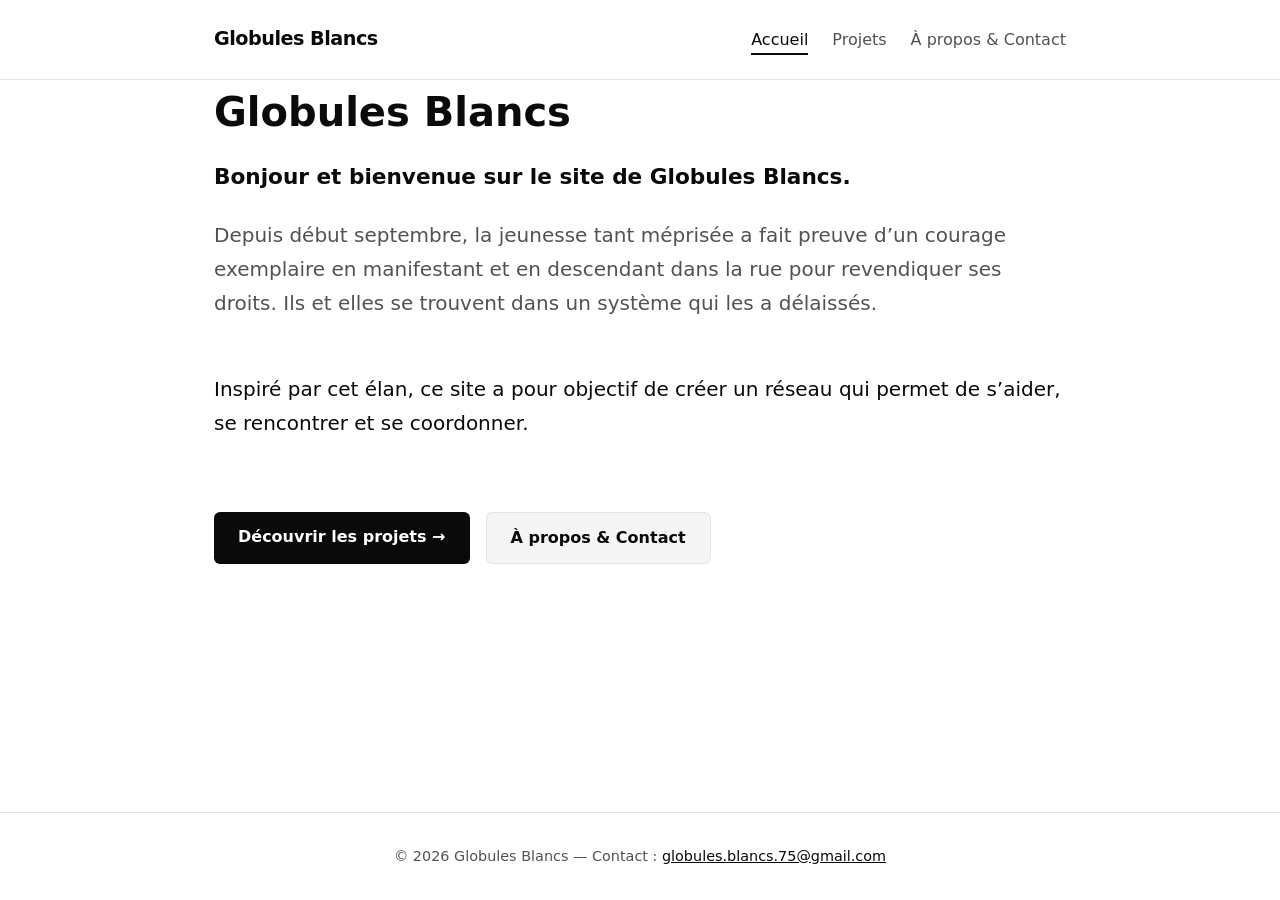
<file: index.html>
<!DOCTYPE html>
<html lang="fr">
<head>
  <meta charset="UTF-8">
  <meta name="viewport" content="width=device-width, initial-scale=1.0">
  <title>Accueil | Globules Blancs</title>
  <link rel="stylesheet" href="style.css">
</head>
<body>

  <header>
    <nav class="container">
      <a href="index.html" class="logo">Globules Blancs</a>
      <ul>
        <li><a href="index.html" class="active">Accueil</a></li>
        <li><a href="projets.html">Projets</a></li>
        <li><a href="a-propos-et-contact.html">À propos & Contact</a></li>
      </ul>
    </nav>
  </header>

  <main class="container">
    <section class="hero">
      <h1>Globules Blancs</h1>
      <p style="font-weight: 600; color: var(--text-color); font-size: 1.35rem; margin-bottom: 1.5rem;">
        Bonjour et bienvenue sur le site de Globules Blancs.
      </p>

      <div style="display: flex; flex-direction: column; gap: 1.25rem; color: var(--text-muted); line-height: 1.7; font-size: 1.1rem; margin-bottom: 2.5rem;">
        <p>
          Depuis début septembre, la jeunesse tant méprisée a fait preuve d’un courage exemplaire en manifestant et en descendant dans la rue pour revendiquer ses droits. Ils et elles se trouvent dans un système qui les a délaissés.
        </p>
        <p style="color: var(--text-color); font-weight: 500;">
          Inspiré par cet élan, ce site a pour objectif de créer un réseau qui permet de s’aider, se rencontrer et se coordonner.
        </p>
      </div>

      <div style="display: flex; gap: 1rem; flex-wrap: wrap;">
        <a href="projets.html" class="btn">Découvrir les projets →</a>
        <a href="a-propos-et-contact.html" class="btn" style="background-color: var(--card-bg); color: var(--text-color); border: 1px solid var(--border-color);">À propos & Contact</a>
      </div>
    </section>
  </main>

  <footer>
    <div class="container">
      <p>© 2026 Globules Blancs — Contact : <a href="mailto:globules.blancs.75@gmail.com">globules.blancs.75@gmail.com</a></p>
    </div>
  </footer>

</body>
</html>
</file>
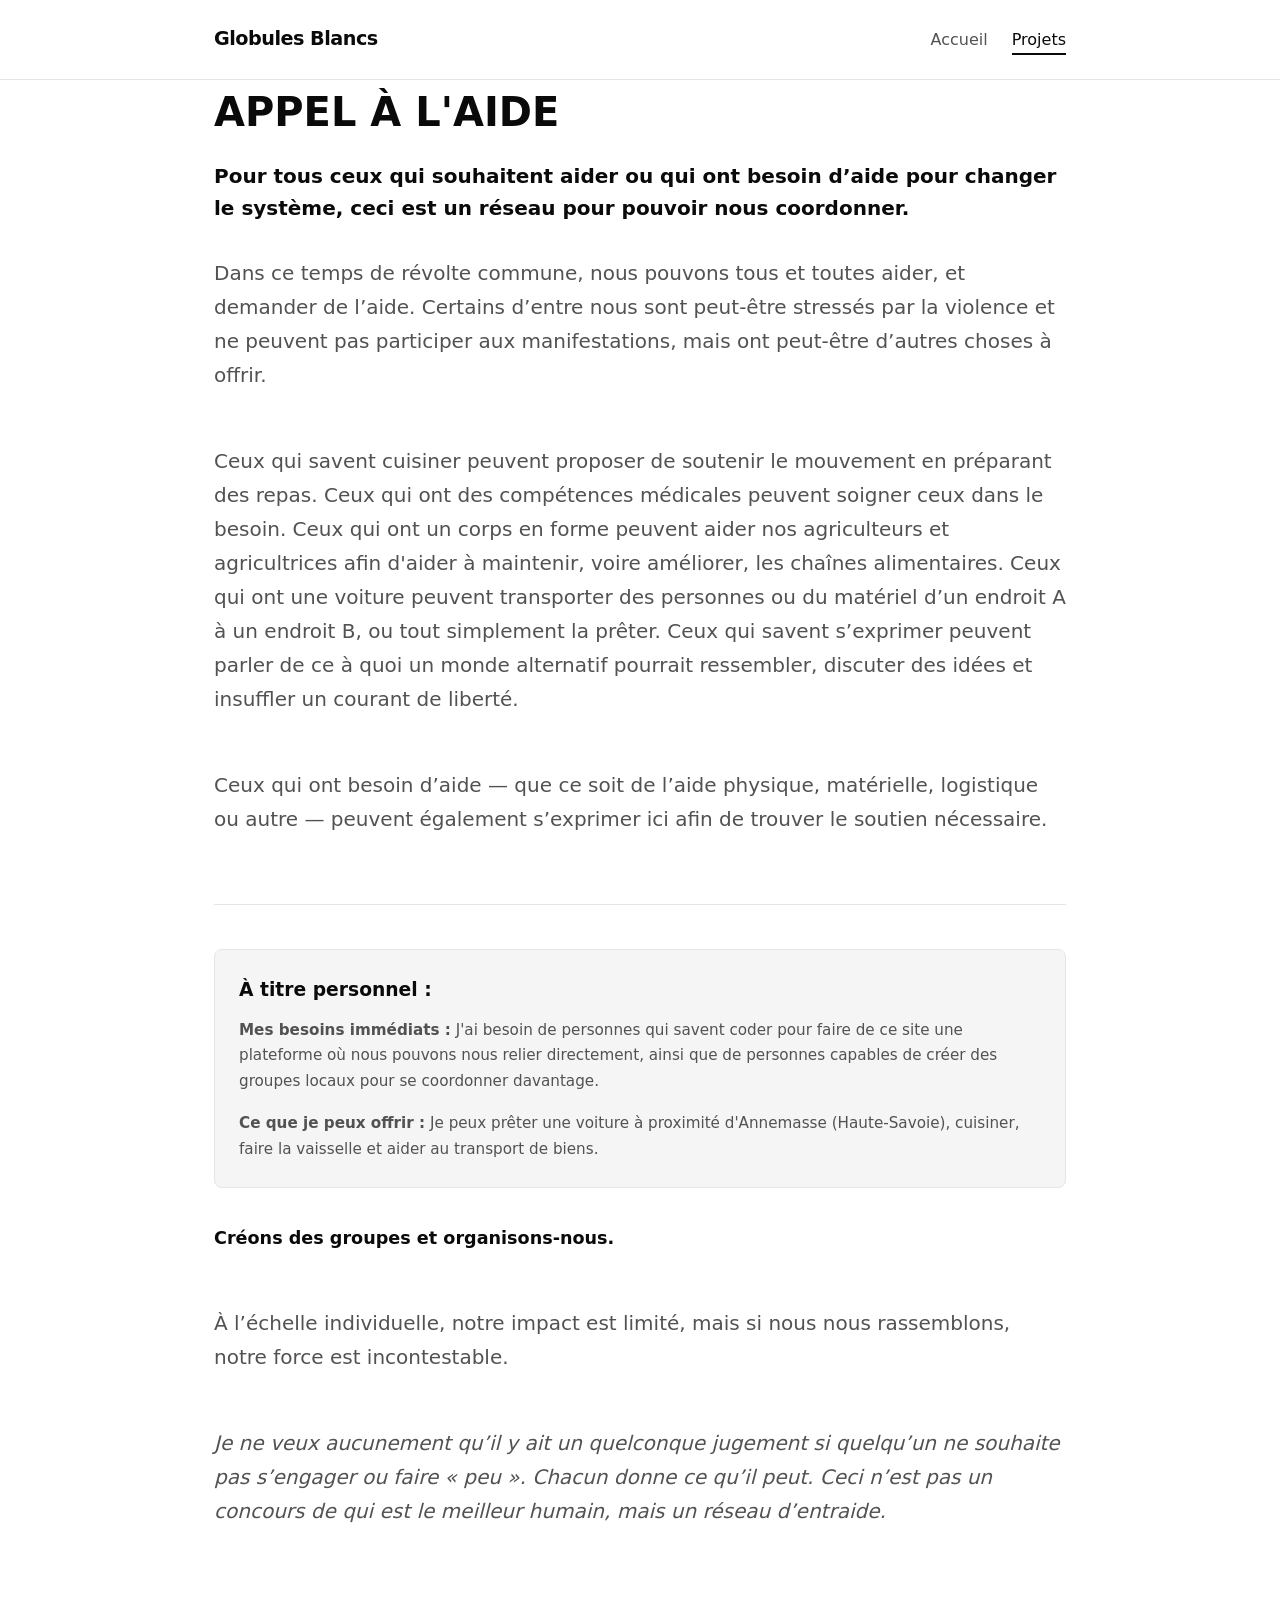
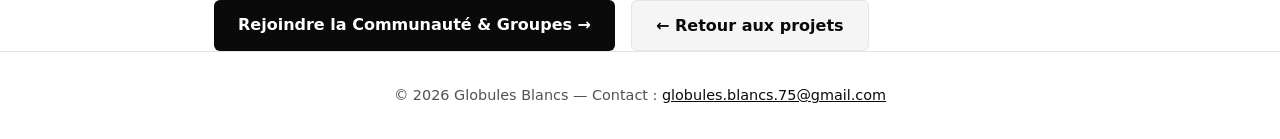
<file: appel-aide.html>
<!DOCTYPE html>
<html lang="fr">
<head>
  <meta charset="UTF-8">
  <meta name="viewport" content="width=device-width, initial-scale=1.0">
  <title>Appel à l'aide | Globules Blancs</title>
  <link rel="stylesheet" href="style.css">
</head>
<body>

  <header>
    <nav class="container">
      <a href="index.html" class="logo">Globules Blancs</a>
      <ul>
        <li><a href="index.html">Accueil</a></li>
        <li><a href="projets.html" class="active">Projets</a></li>
      </ul>
    </nav>
  </header>

  <main class="container">
    <article class="hero">
      <h1>APPEL À L'AIDE</h1>
      <p style="font-weight: 600; color: var(--text-color);">
        Pour tous ceux qui souhaitent aider ou qui ont besoin d’aide pour changer le système, ceci est un réseau pour pouvoir nous coordonner.
      </p>

      <div style="margin-top: 2rem; display: flex; flex-direction: column; gap: 1.25rem; color: var(--text-muted); line-height: 1.7;">
        <p>
          Dans ce temps de révolte commune, nous pouvons tous et toutes aider, et demander de l’aide.
          Certains d’entre nous sont peut-être stressés par la violence et ne peuvent pas participer aux manifestations, mais ont peut-être d’autres choses à offrir.
        </p>

        <p>
          Ceux qui savent cuisiner peuvent proposer de soutenir le mouvement en préparant des repas. Ceux qui ont des compétences médicales peuvent soigner ceux dans le besoin. Ceux qui ont un corps en forme peuvent aider nos agriculteurs et agricultrices afin d'aider à maintenir, voire améliorer, les chaînes alimentaires. Ceux qui ont une voiture peuvent transporter des personnes ou du matériel d’un endroit A à un endroit B, ou tout simplement la prêter. Ceux qui savent s’exprimer peuvent parler de ce à quoi un monde alternatif pourrait ressembler, discuter des idées et insuffler un courant de liberté.
        </p>

        <p>
          Ceux qui ont besoin d’aide — que ce soit de l’aide physique, matérielle, logistique ou autre — peuvent également s’exprimer ici afin de trouver le soutien nécessaire.
        </p>

        <hr style="border: 0; border-top: 1px solid var(--border-color); margin: 1rem 0;">

        <!-- Section Besoins & Offres personnelles -->
        <div class="card" style="margin: 0.5rem 0;">
          <h3 style="margin-bottom: 0.75rem; color: var(--text-color);">À titre personnel :</h3>
          
          <p style="margin-bottom: 1rem;">
            <strong>Mes besoins immédiats :</strong> J'ai besoin de personnes qui savent coder pour faire de ce site une plateforme où nous pouvons nous relier directement, ainsi que de personnes capables de créer des groupes locaux pour se coordonner davantage.
          </p>
          
          <p style="margin-bottom: 0;">
            <strong>Ce que je peux offrir :</strong> Je peux prêter une voiture à proximité d'Annemasse (Haute-Savoie), cuisiner, faire la vaisselle et aider au transport de biens.
          </p>
        </div>

        <p style="font-weight: 600; color: var(--text-color); font-size: 1.1rem; margin-top: 0.5rem;">
          Créons des groupes et organisons-nous.
        </p>

        <p>
          À l’échelle individuelle, notre impact est limité, mais si nous nous rassemblons, notre force est incontestable.
        </p>

        <p style="font-style: italic;">
          Je ne veux aucunement qu’il y ait un quelconque jugement si quelqu’un ne souhaite pas s’engager ou faire « peu ». Chacun donne ce qu’il peut. Ceci n’est pas un concours de qui est le meilleur humain, mais un réseau d’entraide.
        </p>
      </div>

      <!-- Liens en bas de page -->
      <div style="margin-top: 2.5rem; display: flex; gap: 1rem; flex-wrap: wrap;">
        <a href="communaute-groupes.html" class="btn">Rejoindre la Communauté & Groupes →</a>
        <a href="projets.html" class="btn" style="background-color: var(--card-bg); color: var(--text-color); border: 1px solid var(--border-color);">← Retour aux projets</a>
      </div>
    </article>
  </main>

  <footer>
    <div class="container">
      <p>© 2026 Globules Blancs — Contact : <a href="mailto:globules.blancs.75@gmail.com">globules.blancs.75@gmail.com</a></p>
    </div>
  </footer>

</body>
</html>
</file>
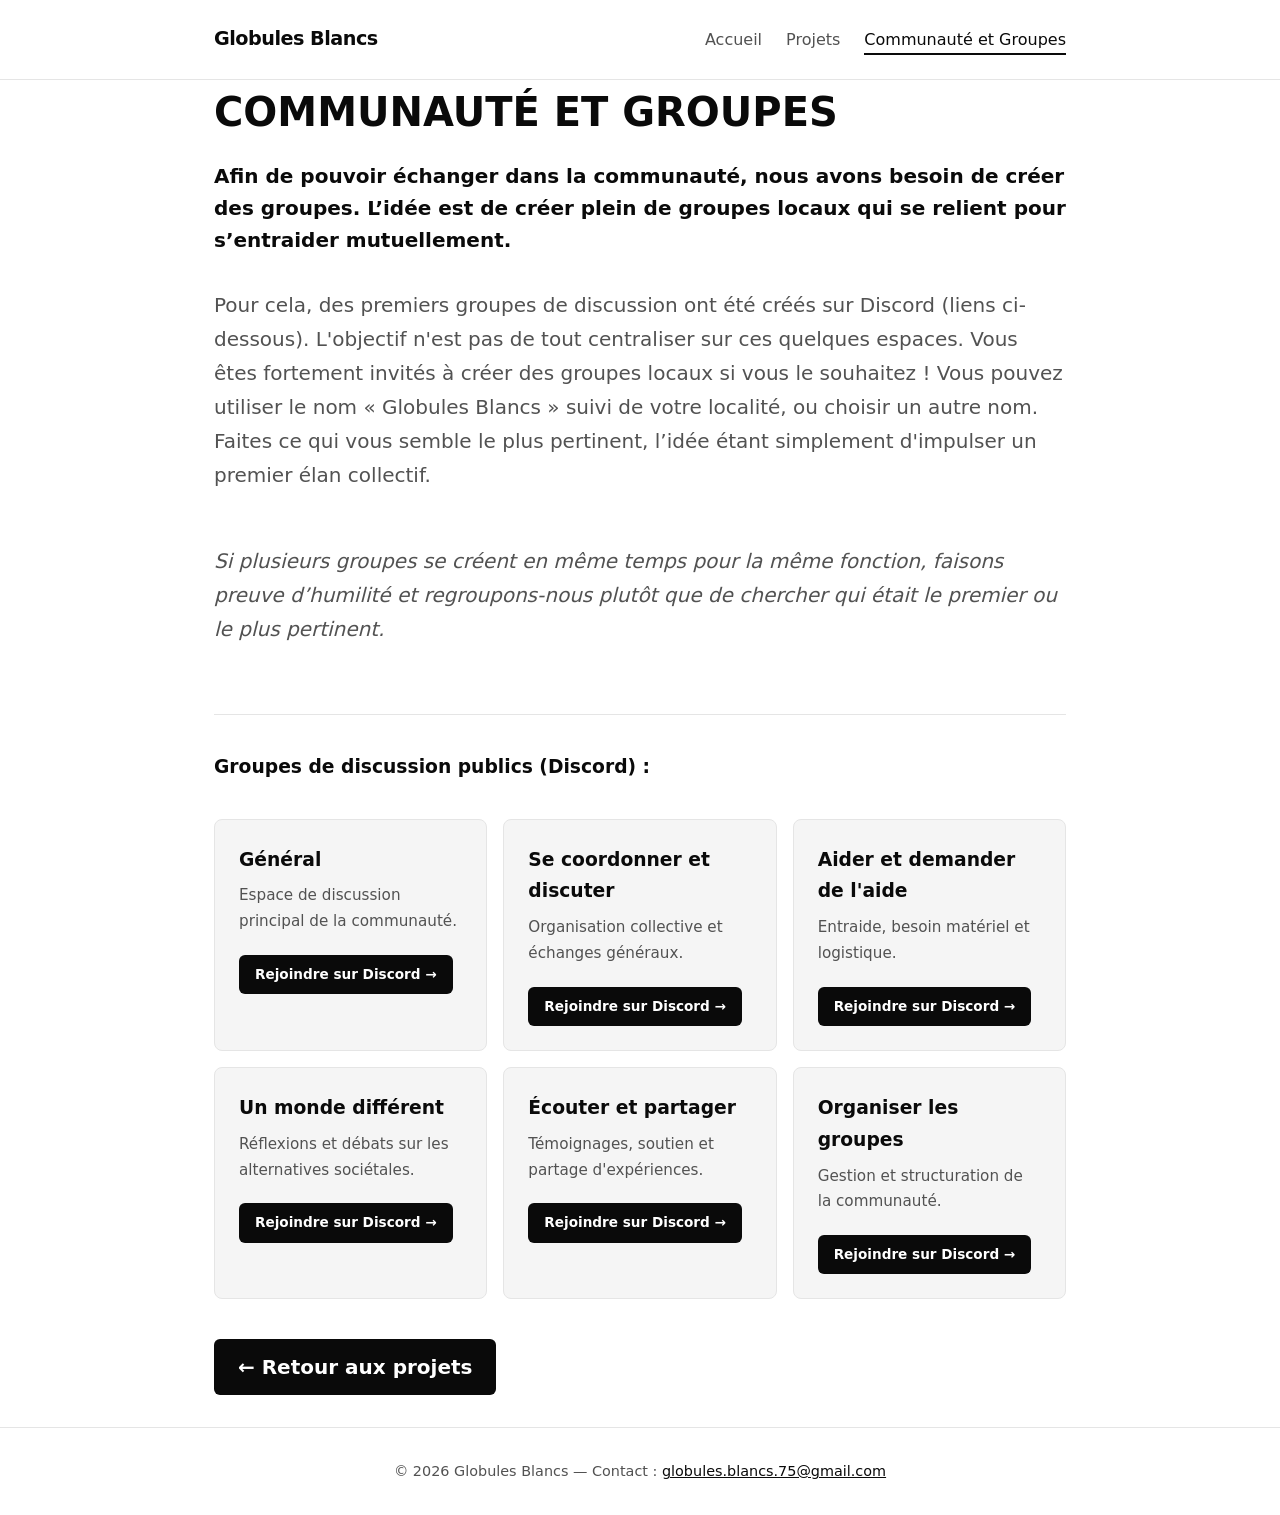
<file: communaute-groupes.html>
<!DOCTYPE html>
<html lang="fr">
<head>
  <meta charset="UTF-8">
  <meta name="viewport" content="width=device-width, initial-scale=1.0">
  <title>Communauté et Groupes | Globules Blancs</title>
  <link rel="stylesheet" href="style.css">
</head>
<body>

  <header>
    <nav class="container">
      <a href="index.html" class="logo">Globules Blancs</a>
      <ul>
        <li><a href="index.html">Accueil</a></li>
        <li><a href="projets.html">Projets</a></li>
        <li><a href="communaute-groupes.html" class="active">Communauté et Groupes</a></li>
      </ul>
    </nav>
  </header>

  <main class="container">
    <article class="hero">
      <h1>COMMUNAUTÉ ET GROUPES</h1>
      <p style="font-weight: 600; color: var(--text-color);">
        Afin de pouvoir échanger dans la communauté, nous avons besoin de créer des groupes. L’idée est de créer plein de groupes locaux qui se relient pour s’entraider mutuellement.
      </p>

      <div style="margin-top: 2rem; display: flex; flex-direction: column; gap: 1.25rem; color: var(--text-muted); line-height: 1.7;">
        <p>
          Pour cela, des premiers groupes de discussion ont été créés sur Discord (liens ci-dessous). L'objectif n'est pas de tout centraliser sur ces quelques espaces. Vous êtes fortement invités à créer des groupes locaux si vous le souhaitez ! Vous pouvez utiliser le nom « Globules Blancs » suivi de votre localité, ou choisir un autre nom. Faites ce qui vous semble le plus pertinent, l’idée étant simplement d'impulser un premier élan collectif.
        </p>

        <p style="font-style: italic;">
          Si plusieurs groupes se créent en même temps pour la même fonction, faisons preuve d’humilité et regroupons-nous plutôt que de chercher qui était le premier ou le plus pertinent.
        </p>

        <hr style="border: 0; border-top: 1px solid var(--border-color); margin: 1rem 0;">

        <h3 style="color: var(--text-color); margin-bottom: 0.5rem;">Groupes de discussion publics (Discord) :</h3>

        <div class="grid" style="grid-template-columns: repeat(auto-fit, minmax(260px, 1fr)); gap: 1rem; margin-top: 0.5rem;">
          
          <div class="card">
            <h3>Général</h3>
            <p>Espace de discussion principal de la communauté.</p>
            <a href="https://discord.gg/QJdS9U4tV" target="_blank" rel="noopener noreferrer" class="btn" style="display: inline-block; padding: 0.5rem 1rem; font-size: 0.85rem;">Rejoindre sur Discord →</a>
          </div>

          <div class="card">
            <h3>Se coordonner et discuter</h3>
            <p>Organisation collective et échanges généraux.</p>
            <a href="https://discord.gg/HCpMutXRN" target="_blank" rel="noopener noreferrer" class="btn" style="display: inline-block; padding: 0.5rem 1rem; font-size: 0.85rem;">Rejoindre sur Discord →</a>
          </div>

          <div class="card">
            <h3>Aider et demander de l'aide</h3>
            <p>Entraide, besoin matériel et logistique.</p>
            <a href="https://discord.gg/8kYj9eFhk" target="_blank" rel="noopener noreferrer" class="btn" style="display: inline-block; padding: 0.5rem 1rem; font-size: 0.85rem;">Rejoindre sur Discord →</a>
          </div>

          <div class="card">
            <h3>Un monde différent</h3>
            <p>Réflexions et débats sur les alternatives sociétales.</p>
            <a href="https://discord.gg/etz7tGTSg" target="_blank" rel="noopener noreferrer" class="btn" style="display: inline-block; padding: 0.5rem 1rem; font-size: 0.85rem;">Rejoindre sur Discord →</a>
          </div>

          <div class="card">
            <h3>Écouter et partager</h3>
            <p>Témoignages, soutien et partage d'expériences.</p>
            <a href="https://discord.gg/FDqpb4haG" target="_blank" rel="noopener noreferrer" class="btn" style="display: inline-block; padding: 0.5rem 1rem; font-size: 0.85rem;">Rejoindre sur Discord →</a>
          </div>

          <div class="card">
            <h3>Organiser les groupes</h3>
            <p>Gestion et structuration de la communauté.</p>
            <a href="https://discord.gg/sxv5x2FWP" target="_blank" rel="noopener noreferrer" class="btn" style="display: inline-block; padding: 0.5rem 1rem; font-size: 0.85rem;">Rejoindre sur Discord →</a>
          </div>

        </div>
      </div>

      <p style="margin-top: 2.5rem;">
        <a href="projets.html" class="btn">← Retour aux projets</a>
      </p>
    </article>
  </main>

  <footer>
    <div class="container">
      <p>© 2026 Globules Blancs — Contact : <a href="mailto:globules.blancs.75@gmail.com">globules.blancs.75@gmail.com</a></p>
    </div>
  </footer>

</body>
</html>
</file>
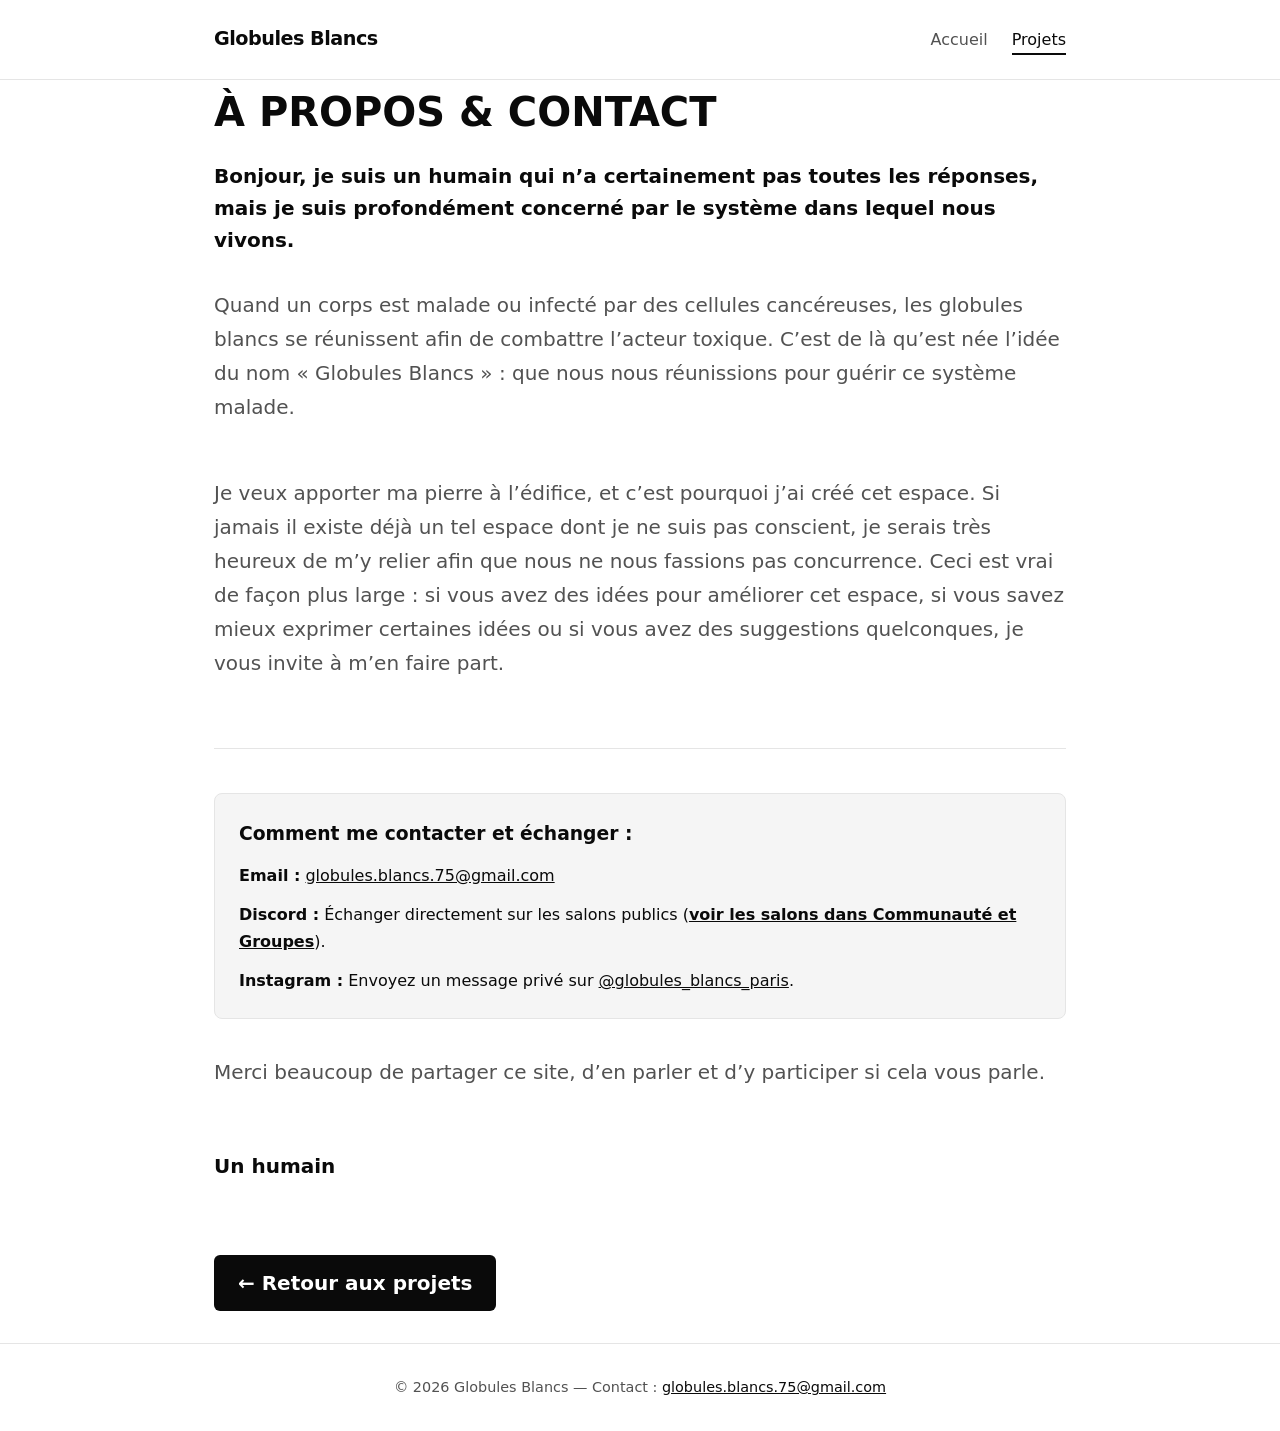
<file: contacts.html>
<!DOCTYPE html>
<html lang="fr">
<head>
  <meta charset="UTF-8">
  <meta name="viewport" content="width=device-width, initial-scale=1.0">
  <title>À Propos & Contact | Globules Blancs</title>
  <link rel="stylesheet" href="style.css">
</head>
<body>

  <header>
    <nav class="container">
      <a href="index.html" class="logo">Globules Blancs</a>
      <ul>
        <li><a href="index.html">Accueil</a></li>
        <li><a href="projets.html" class="active">Projets</a></li>
      </ul>
    </nav>
  </header>

  <main class="container">
    <article class="hero">
      <h1>À PROPOS & CONTACT</h1>
      <p style="font-weight: 600; color: var(--text-color);">
        Bonjour, je suis un humain qui n’a certainement pas toutes les réponses, mais je suis profondément concerné par le système dans lequel nous vivons.
      </p>

      <div style="margin-top: 2rem; display: flex; flex-direction: column; gap: 1.25rem; color: var(--text-muted); line-height: 1.7;">
        <p>
          Quand un corps est malade ou infecté par des cellules cancéreuses, les globules blancs se réunissent afin de combattre l’acteur toxique. C’est de là qu’est née l’idée du nom « Globules Blancs » : que nous nous réunissions pour guérir ce système malade.
        </p>

        <p>
          Je veux apporter ma pierre à l’édifice, et c’est pourquoi j’ai créé cet espace. Si jamais il existe déjà un tel espace dont je ne suis pas conscient, je serais très heureux de m’y relier afin que nous ne nous fassions pas concurrence. Ceci est vrai de façon plus large : si vous avez des idées pour améliorer cet espace, si vous savez mieux exprimer certaines idées ou si vous avez des suggestions quelconques, je vous invite à m’en faire part.
        </p>

        <hr style="border: 0; border-top: 1px solid var(--border-color); margin: 1rem 0;">

        <!-- Section Moyens de Contact -->
        <div class="card" style="margin: 0.5rem 0;">
          <h3 style="margin-bottom: 0.75rem; color: var(--text-color);">Comment me contacter et échanger :</h3>
          
          <ul style="list-style: none; display: flex; flex-direction: column; gap: 0.75rem; color: var(--text-color);">
            <li>
              <strong>Email :</strong> <a href="mailto:globules.blancs.75@gmail.com" style="color: var(--text-color);">globules.blancs.75@gmail.com</a>
            </li>
            <li>
              <strong>Discord :</strong> Échanger directement sur les salons publics (<a href="communaute-groupes.html" style="color: var(--text-color); font-weight: 600;">voir les salons dans Communauté et Groupes</a>).
            </li>
            <li>
              <strong>Instagram :</strong> Envoyez un message privé sur <a href="https://instagram.com/globules_blancs_paris" target="_blank" rel="noopener noreferrer" style="color: var(--text-color);">@globules_blancs_paris</a>.
            </li>
          </ul>
        </div>

        <p style="margin-top: 0.5rem;">
          Merci beaucoup de partager ce site, d’en parler et d’y participer si cela vous parle.
        </p>

        <p style="font-weight: 600; color: var(--text-color); margin-top: 0.5rem;">
          Un humain
        </p>
      </div>

      <p style="margin-top: 2.5rem;">
        <a href="projets.html" class="btn">← Retour aux projets</a>
      </p>
    </article>
  </main>

  <footer>
    <div class="container">
      <p>© 2026 Globules Blancs — Contact : <a href="mailto:globules.blancs.75@gmail.com">globules.blancs.75@gmail.com</a></p>
    </div>
  </footer>

</body>
</html>
</file>
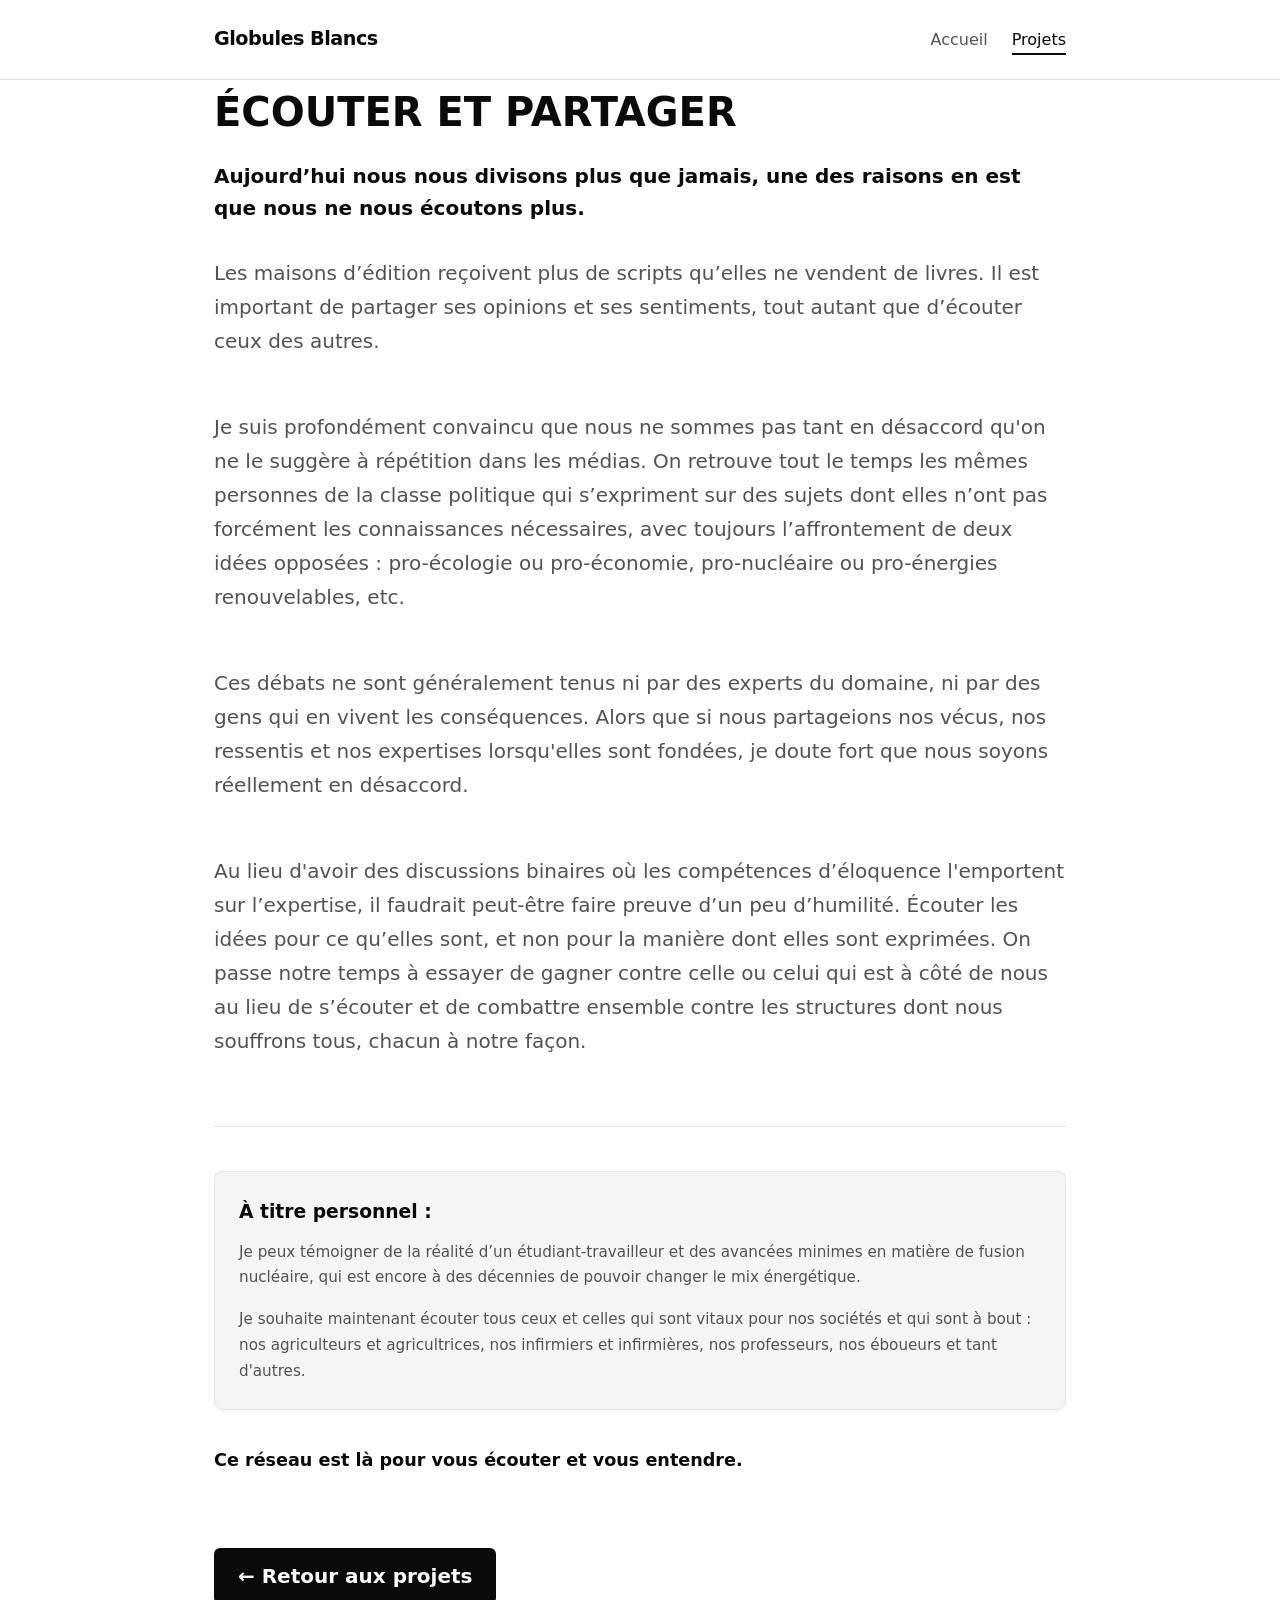
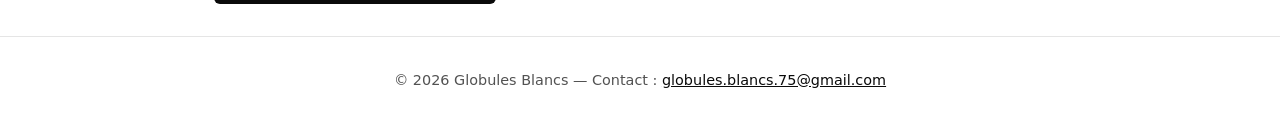
<file: ecouter-partager.html>
<!DOCTYPE html>
<html lang="fr">
<head>
  <meta charset="UTF-8">
  <meta name="viewport" content="width=device-width, initial-scale=1.0">
  <title>Écouter et Partager | Globules Blancs</title>
  <link rel="stylesheet" href="style.css">
</head>
<body>

  <header>
    <nav class="container">
      <a href="index.html" class="logo">Globules Blancs</a>
      <ul>
        <li><a href="index.html">Accueil</a></li>
        <li><a href="projets.html" class="active">Projets</a></li>
      </ul>
    </nav>
  </header>

  <main class="container">
    <article class="hero">
      <h1>ÉCOUTER ET PARTAGER</h1>
      <p style="font-weight: 600; color: var(--text-color);">
        Aujourd’hui nous nous divisons plus que jamais, une des raisons en est que nous ne nous écoutons plus.
      </p>

      <div style="margin-top: 2rem; display: flex; flex-direction: column; gap: 1.25rem; color: var(--text-muted); line-height: 1.7;">
        <p>
          Les maisons d’édition reçoivent plus de scripts qu’elles ne vendent de livres. Il est important de partager ses opinions et ses sentiments, tout autant que d’écouter ceux des autres.
        </p>

        <p>
          Je suis profondément convaincu que nous ne sommes pas tant en désaccord qu'on ne le suggère à répétition dans les médias. On retrouve tout le temps les mêmes personnes de la classe politique qui s’expriment sur des sujets dont elles n’ont pas forcément les connaissances nécessaires, avec toujours l’affrontement de deux idées opposées : pro-écologie ou pro-économie, pro-nucléaire ou pro-énergies renouvelables, etc.
        </p>

        <p>
          Ces débats ne sont généralement tenus ni par des experts du domaine, ni par des gens qui en vivent les conséquences. Alors que si nous partageions nos vécus, nos ressentis et nos expertises lorsqu'elles sont fondées, je doute fort que nous soyons réellement en désaccord.
        </p>

        <p>
          Au lieu d'avoir des discussions binaires où les compétences d’éloquence l'emportent sur l’expertise, il faudrait peut-être faire preuve d’un peu d’humilité. Écouter les idées pour ce qu’elles sont, et non pour la manière dont elles sont exprimées. On passe notre temps à essayer de gagner contre celle ou celui qui est à côté de nous au lieu de s’écouter et de combattre ensemble contre les structures dont nous souffrons tous, chacun à notre façon.
        </p>

        <hr style="border: 0; border-top: 1px solid var(--border-color); margin: 1rem 0;">

        <!-- Section Témoignage personnel & Appel -->
        <div class="card" style="margin: 0.5rem 0;">
          <h3 style="margin-bottom: 0.75rem; color: var(--text-color);">À titre personnel :</h3>
          
          <p style="margin-bottom: 1rem;">
            Je peux témoigner de la réalité d’un étudiant-travailleur et des avancées minimes en matière de fusion nucléaire, qui est encore à des décennies de pouvoir changer le mix énergétique.
          </p>

          <p style="margin-bottom: 0;">
            Je souhaite maintenant écouter tous ceux et celles qui sont vitaux pour nos sociétés et qui sont à bout : nos agriculteurs et agricultrices, nos infirmiers et infirmières, nos professeurs, nos éboueurs et tant d'autres.
          </p>
        </div>

        <p style="font-weight: 600; color: var(--text-color); font-size: 1.1rem; margin-top: 0.5rem;">
          Ce réseau est là pour vous écouter et vous entendre.
        </p>
      </div>

      <p style="margin-top: 2.5rem;">
        <a href="projets.html" class="btn">← Retour aux projets</a>
      </p>
    </article>
  </main>

  <footer>
    <div class="container">
      <p>© 2026 Globules Blancs — Contact : <a href="mailto:globules.blancs.75@gmail.com">globules.blancs.75@gmail.com</a></p>
    </div>
  </footer>

</body>
</html>
</file>
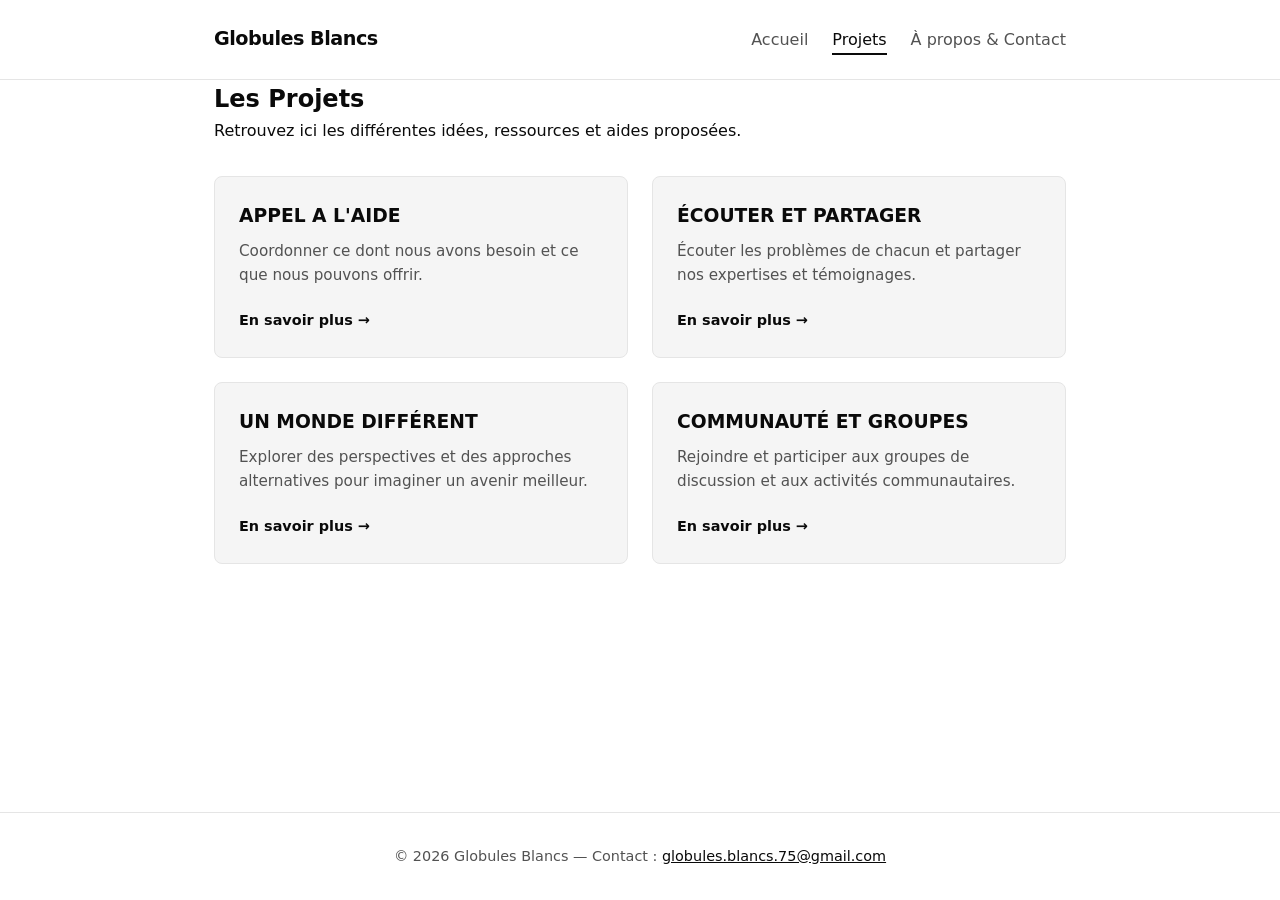
<file: projets.html>
<!DOCTYPE html>
<html lang="fr">
<head>
  <meta charset="UTF-8">
  <meta name="viewport" content="width=device-width, initial-scale=1.0">
  <title>Projets | Globules Blancs</title>
  <link rel="stylesheet" href="style.css">
</head>
<body>

  <header>
    <nav class="container">
      <a href="index.html" class="logo">Globules Blancs</a>
      <ul>
        <li><a href="index.html">Accueil</a></li>
        <li><a href="projets.html" class="active">Projets</a></li>
        <li><a href="a-propos-et-contact.html">À propos & Contact</a></li>
      </ul>
    </nav>
  </header>

  <main class="container">
    <section>
      <h1>Les Projets</h1>
      <p>Retrouvez ici les différentes idées, ressources et aides proposées.</p>

      <div class="grid">
        <!-- Projet 1 -->
        <article class="card">
          <h3>APPEL A L'AIDE</h3>
          <p>Coordonner ce dont nous avons besoin et ce que nous pouvons offrir.</p>
          <a href="appel-aide.html" target="_blank" rel="noopener noreferrer" class="link">En savoir plus →</a>
        </article>

        <!-- Projet 2 -->
        <article class="card">
          <h3>ÉCOUTER ET PARTAGER</h3>
          <p>Écouter les problèmes de chacun et partager nos expertises et témoignages.</p>
          <a href="ecouter-partager.html" target="_blank" rel="noopener noreferrer" class="link">En savoir plus →</a>
        </article>

        <!-- Projet 3 (Nouveau) -->
        <article class="card">
          <h3>UN MONDE DIFFÉRENT</h3>
          <p>Explorer des perspectives et des approches alternatives pour imaginer un avenir meilleur.</p>
          <a href="un-monde-different.html" target="_blank" rel="noopener noreferrer" class="link">En savoir plus →</a>
        </article>

        <!-- Projet 4 (Nouveau) -->
        <article class="card">
          <h3>COMMUNAUTÉ ET GROUPES</h3>
          <p>Rejoindre et participer aux groupes de discussion et aux activités communautaires.</p>
          <a href="communaute-groupes.html" target="_blank" rel="noopener noreferrer" class="link">En savoir plus →</a>
        </article>
      </div>
    </section>
  </main>

  <footer>
    <div class="container">
      <p>© 2026 Globules Blancs — Contact : <a href="mailto:globules.blancs.75@gmail.com">globules.blancs.75@gmail.com</a></p>
    </div>
  </footer>

</body>
</html>
</file>
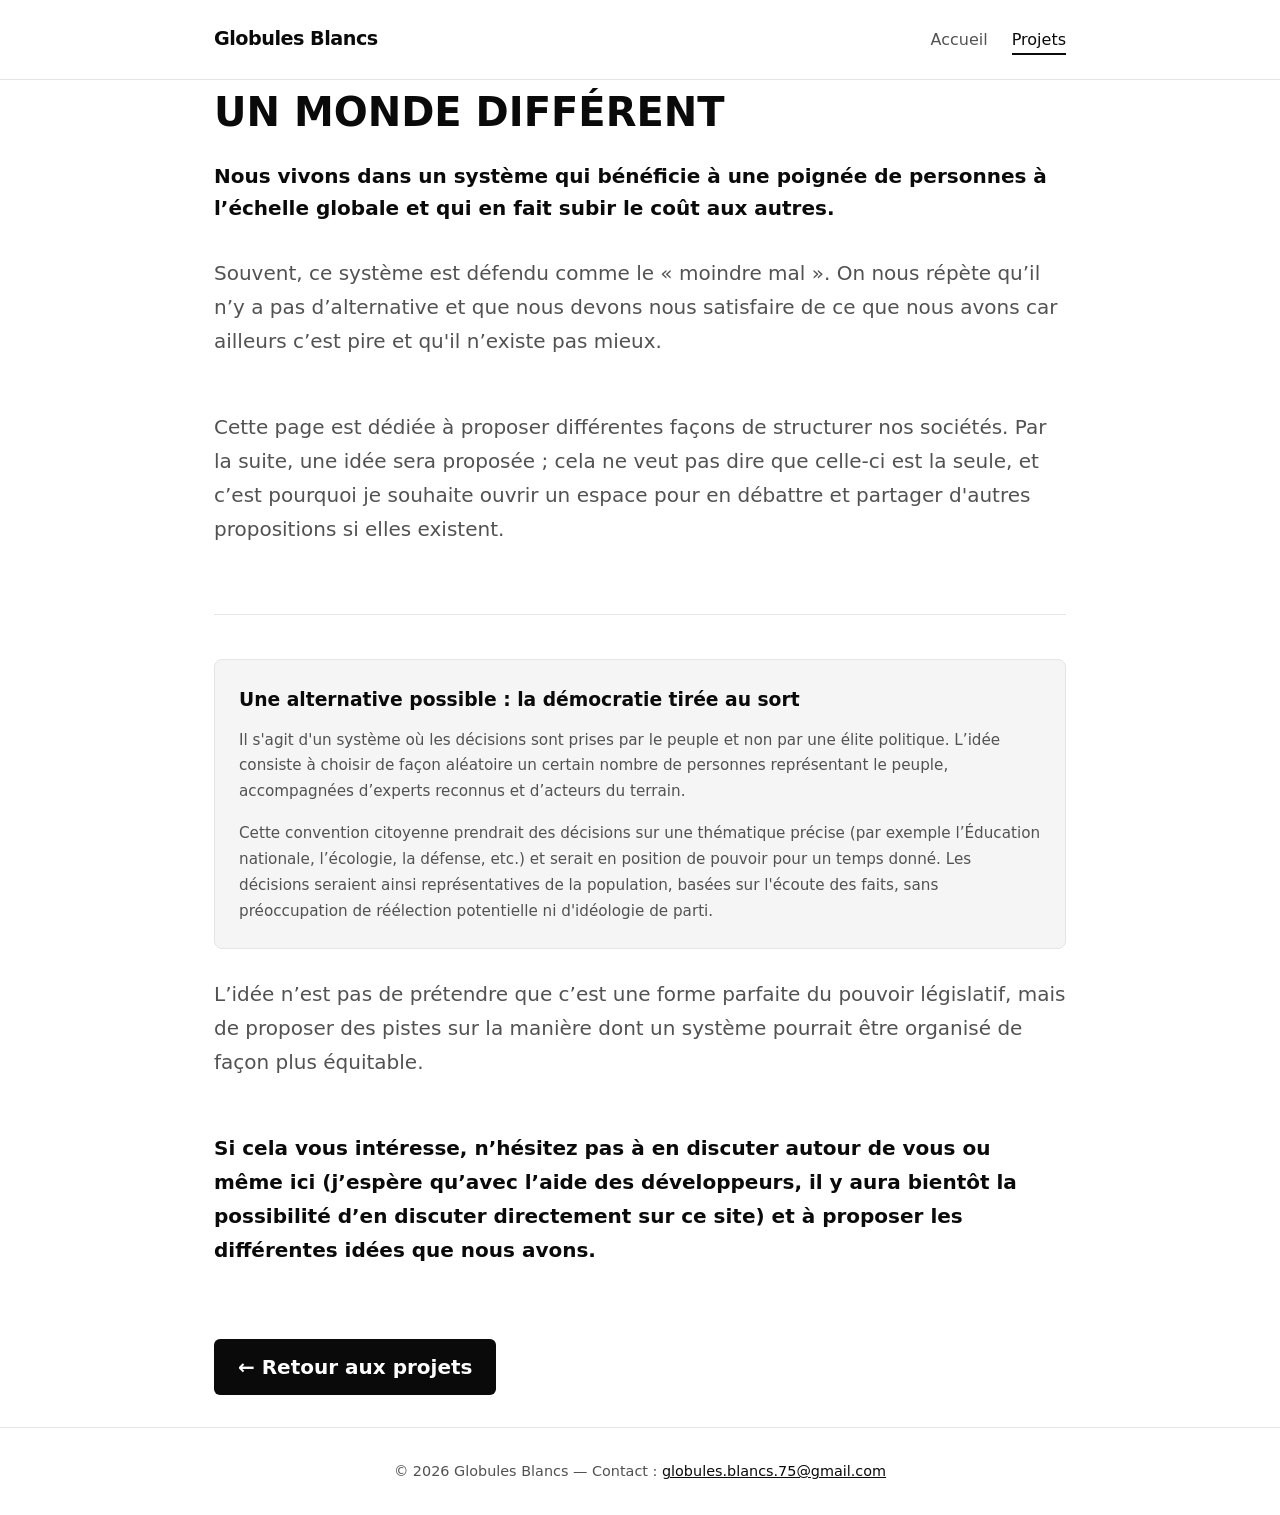
<file: un-monde-different.html>
<!DOCTYPE html>
<html lang="fr">
<head>
  <meta charset="UTF-8">
  <meta name="viewport" content="width=device-width, initial-scale=1.0">
  <title>Un Monde Différent | Globules Blancs</title>
  <link rel="stylesheet" href="style.css">
</head>
<body>

  <header>
    <nav class="container">
      <a href="index.html" class="logo">Globules Blancs</a>
      <ul>
        <li><a href="index.html">Accueil</a></li>
        <li><a href="projets.html" class="active">Projets</a></li>
      </ul>
    </nav>
  </header>

  <main class="container">
    <article class="hero">
      <h1>UN MONDE DIFFÉRENT</h1>
      <p style="font-weight: 600; color: var(--text-color);">
        Nous vivons dans un système qui bénéficie à une poignée de personnes à l’échelle globale et qui en fait subir le coût aux autres.
      </p>

      <div style="margin-top: 2rem; display: flex; flex-direction: column; gap: 1.25rem; color: var(--text-muted); line-height: 1.7;">
        <p>
          Souvent, ce système est défendu comme le « moindre mal ». On nous répète qu’il n’y a pas d’alternative et que nous devons nous satisfaire de ce que nous avons car ailleurs c’est pire et qu'il n’existe pas mieux.
        </p>

        <p>
          Cette page est dédiée à proposer différentes façons de structurer nos sociétés. Par la suite, une idée sera proposée ; cela ne veut pas dire que celle-ci est la seule, et c’est pourquoi je souhaite ouvrir un espace pour en débattre et partager d'autres propositions si elles existent.
        </p>

        <hr style="border: 0; border-top: 1px solid var(--border-color); margin: 1rem 0;">

        <!-- Section Proposition d'Alternative -->
        <div class="card" style="margin: 0.5rem 0;">
          <h3 style="margin-bottom: 0.75rem; color: var(--text-color);">Une alternative possible : la démocratie tirée au sort</h3>
          
          <p style="margin-bottom: 1rem;">
            Il s'agit d'un système où les décisions sont prises par le peuple et non par une élite politique. L’idée consiste à choisir de façon aléatoire un certain nombre de personnes représentant le peuple, accompagnées d’experts reconnus et d’acteurs du terrain.
          </p>

          <p style="margin-bottom: 0;">
            Cette convention citoyenne prendrait des décisions sur une thématique précise (par exemple l’Éducation nationale, l’écologie, la défense, etc.) et serait en position de pouvoir pour un temps donné. Les décisions seraient ainsi représentatives de la population, basées sur l'écoute des faits, sans préoccupation de réélection potentielle ni d'idéologie de parti.
          </p>
        </div>

        <p>
          L’idée n’est pas de prétendre que c’est une forme parfaite du pouvoir législatif, mais de proposer des pistes sur la manière dont un système pourrait être organisé de façon plus équitable.
        </p>

        <p style="font-weight: 600; color: var(--text-color);">
          Si cela vous intéresse, n’hésitez pas à en discuter autour de vous ou même ici (j’espère qu’avec l’aide des développeurs, il y aura bientôt la possibilité d’en discuter directement sur ce site) et à proposer les différentes idées que nous avons.
        </p>
      </div>

      <p style="margin-top: 2.5rem;">
        <a href="projets.html" class="btn">← Retour aux projets</a>
      </p>
    </article>
  </main>

  <footer>
    <div class="container">
      <p>© 2026 Globules Blancs — Contact : <a href="mailto:globules.blancs.75@gmail.com">globules.blancs.75@gmail.com</a></p>
    </div>
  </footer>

</body>
</html>
</file>
<file: style.css>
/* Variables & Reset de base - Thème Blanc / Noir / Gris (Inversé) */
:root {
  --bg-color: #ffffff;         /* Blanc pur pour le fond */
  --card-bg: #f5f5f5;        /* Gris très clair pour les cartes */
  --border-color: #e5e5e5;   /* Gris clair pour les bordures */
  --text-color: #0a0a0a;     /* Noir profond pour les textes principaux */
  --text-muted: #525252;     /* Gris foncé pour les sous-titres */
  --accent-color: #0a0a0a;   /* Noir pour l'élément actif */
  --btn-hover: #262626;      /* Gris foncé au survol des boutons */
  --font-family: system-ui, -apple-system, sans-serif;
}

* {
  box-sizing: border-box;
  margin: 0;
  padding: 0;
}

body {
  background-color: var(--bg-color);
  color: var(--text-color);
  font-family: var(--font-family);
  line-height: 1.6;
  display: flex;
  flex-direction: column;
  min-height: 100vh;
}

.container {
  max-width: 900px;
  margin: 0 auto;
  padding: 0 1.5rem;
  width: 100%;
}

/* En-tête & Navigation */
header {
  border-bottom: 1px solid var(--border-color);
  padding: 1.5rem 0;
}

nav {
  display: flex;
  justify-content: space-between;
  align-items: center;
}

.logo {
  font-weight: 700;
  font-size: 1.2rem;
  color: var(--text-color);
  text-decoration: none;
  letter-spacing: -0.5px;
}

nav ul {
  display: flex;
  list-style: none;
  gap: 1.5rem;
}

nav a {
  color: var(--text-muted);
  text-decoration: none;
  font-weight: 500;
  transition: color 0.2s ease;
}

nav a:hover, nav a.active {
  color: var(--text-color);
  border-bottom: 2px solid var(--text-color);
  padding-bottom: 0.25rem;
}

/* Contenu Principal */
main {
  flex: 1;
  padding: 4rem 0;
}

.hero h1 {
  font-size: 2.5rem;
  margin-bottom: 1rem;
  font-weight: 700;
}

.hero p {
  color: var(--text-muted);
  font-size: 1.25rem;
  margin-bottom: 2rem;
}

/* Boutons */
.btn {
  display: inline-block;
  background-color: var(--text-color);
  color: var(--bg-color);
  padding: 0.75rem 1.5rem;
  border-radius: 6px;
  text-decoration: none;
  font-weight: 600;
  transition: background-color 0.2s ease;
}

.btn:hover {
  background-color: var(--btn-hover);
}

/* Grille de projets */
.grid {
  display: grid;
  grid-template-columns: repeat(auto-fit, minmax(280px, 1fr));
  gap: 1.5rem;
  margin-top: 2rem;
}

.card {
  background-color: var(--card-bg);
  padding: 1.5rem;
  border-radius: 8px;
  border: 1px solid var(--border-color);
  transition: border-color 0.2s ease, transform 0.2s ease;
}

.card:hover {
  border-color: #a3a3a3;
  transform: translateY(-2px);
}

.card h3 {
  margin-bottom: 0.5rem;
  color: var(--text-color);
}

.card p {
  color: var(--text-muted);
  font-size: 0.95rem;
  margin-bottom: 1.25rem;
}

.link {
  color: var(--text-color);
  text-decoration: none;
  font-size: 0.9rem;
  font-weight: 600;
  transition: opacity 0.2s ease;
}

.link:hover {
  opacity: 0.7;
}

/* Pied de page */
footer {
  border-top: 1px solid var(--border-color);
  padding: 2rem 0;
  text-align: center;
  color: var(--text-muted);
  font-size: 0.9rem;
}

footer a {
  color: var(--text-color);
  text-decoration: underline;
}

footer a:hover {
  color: var(--text-muted);
}
</file>
